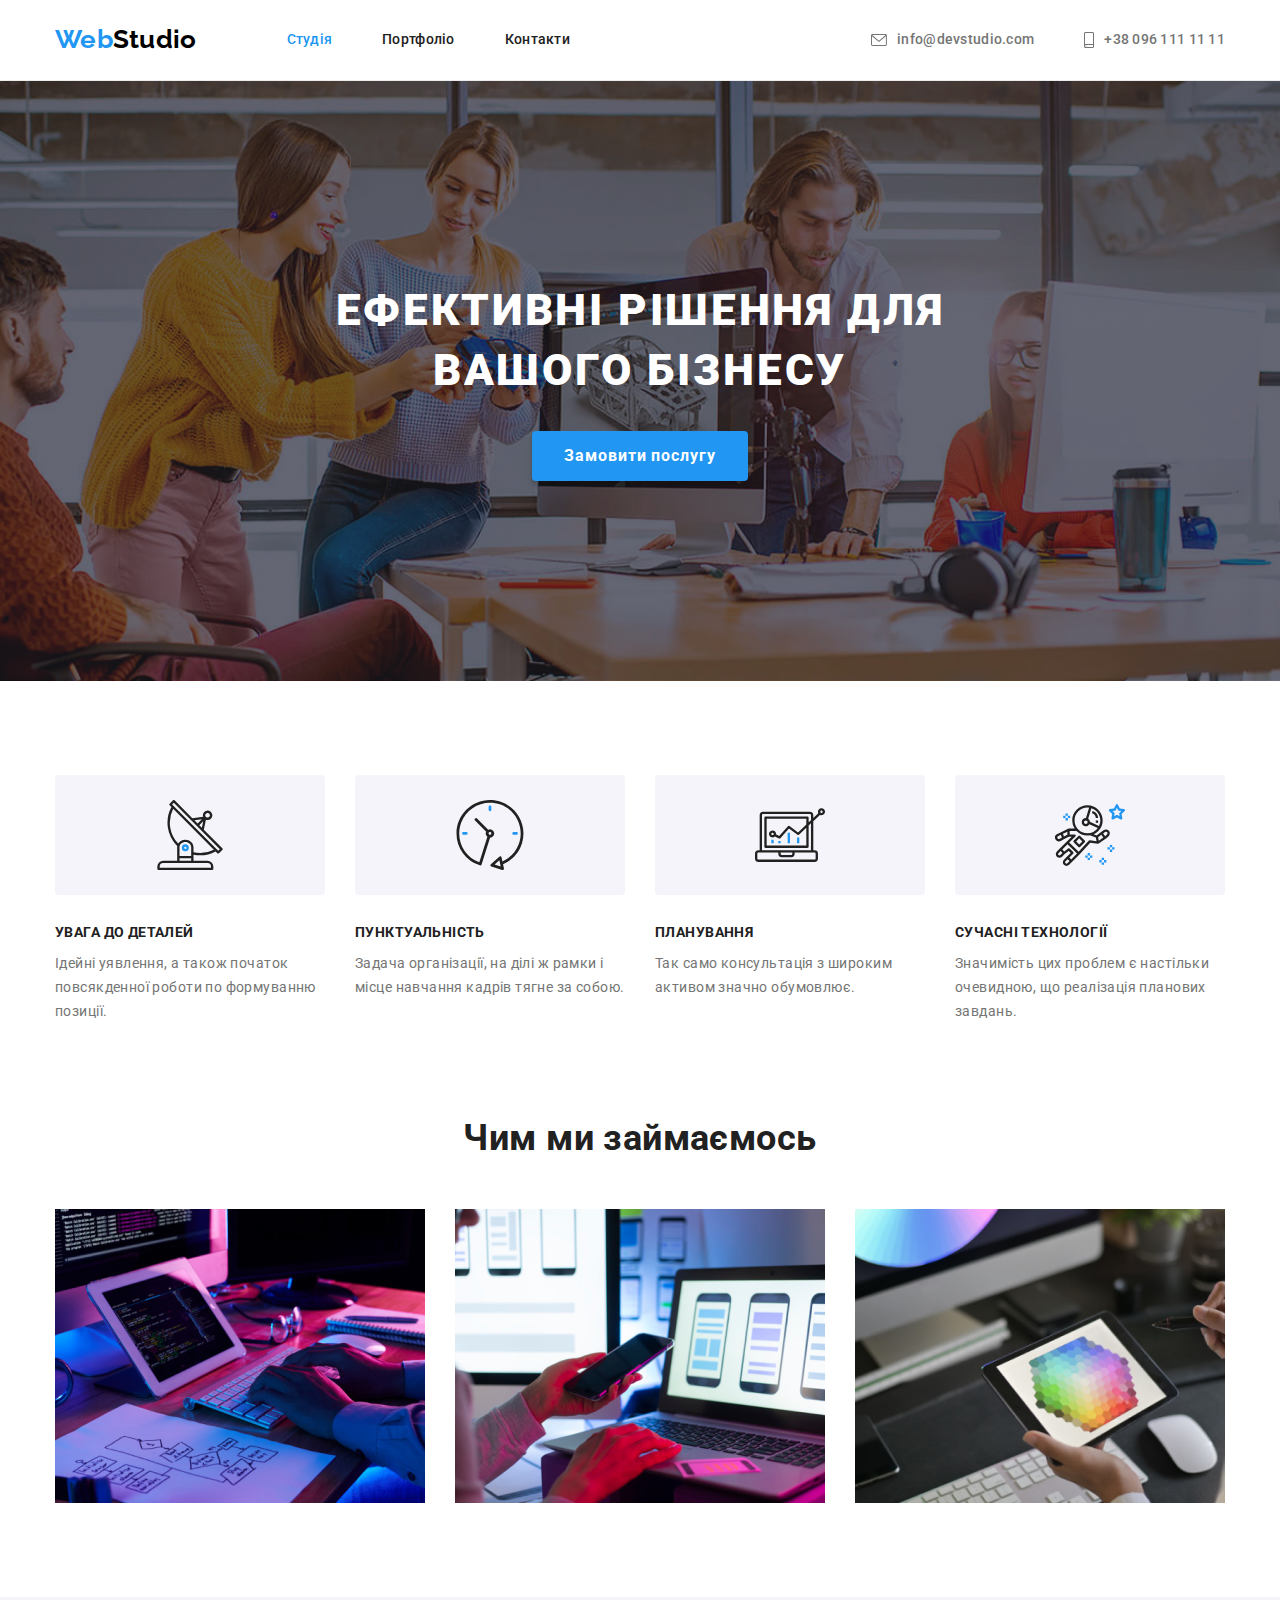
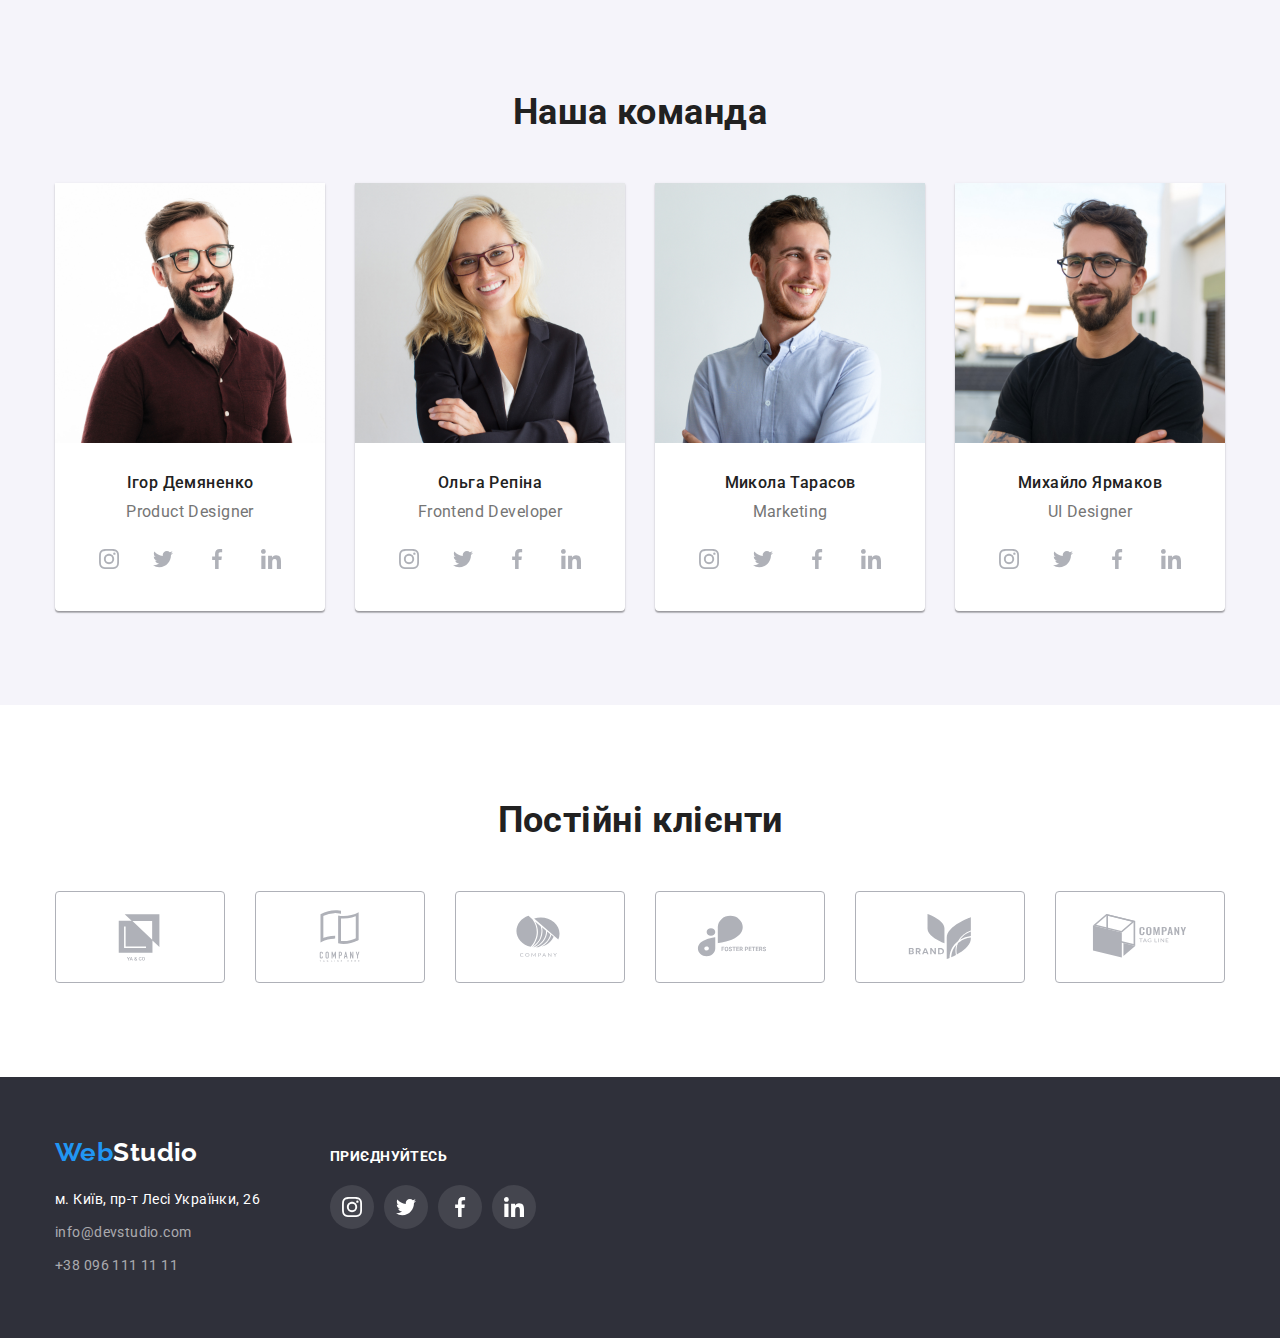
<file: index.html>
<!DOCTYPE html>
<html lang="uk">
  <head>
    <meta charset="UTF-8" />
    <meta http-equiv="X-UA-Compatible" content="IE=edge" />
    <meta name="viewport" content="width=device-width, initial-scale=1.0" />
    <link
      rel="stylesheet"
      href="https://cdnjs.cloudflare.com/ajax/libs/modern-normalize/1.0.0/modern-normalize.min.css"
    />
    <link rel="preconnect" href="https://fonts.googleapis.com" />
    <link rel="preconnect" href="https://fonts.gstatic.com" crossorigin />
    <link
      href="https://fonts.googleapis.com/css2?family=Raleway:wght@700&family=Roboto:wght@400;500;700;900&display=swap"
      rel="stylesheet"
    />
    <link rel="stylesheet" href="./css/styles.css" />
    <title>Document</title>
  </head>
  <body>
    <header class="header">
      <div class="container header-container">
        <nav class="nav-bar">
          <a href="#" class="header-title-link"
            ><span class="text-blue">Web</span>Studio</a
          >
          <ul class="nav-bar-list">
            <li class="nav-bar-list-item">
              <a href="./index.html" class="nav-bar-link current-page"
                >Студія</a
              >
            </li>
            <li class="nav-bar-list-item">
              <a href="./portfolio.html" class="nav-bar-link">Портфоліо</a>
            </li>
            <li class="nav-bar-list-item">
              <a href="#contacts" class="nav-bar-link">Контакти</a>
            </li>
          </ul>
        </nav>
        <ul class="header-contacts-list">
          <li class="header-contacts-item">
            <a
              class="header-contacts-link header-email-link"
              href="mailto:info@devstudio.com"
            >
              <svg class="header-contacts-icon" width="16" height="12">
                <use href="./images/sprite.svg#icon-envelope"></use>
              </svg>
              info@devstudio.com</a
            >
          </li>
          <li class="header-contacts-item">
            <a
              class="header-contacts-link header-phone-link"
              href="tel:+380961111111"
            >
              <svg class="header-contacts-icon" width="10" height="16">
                <use href="./images/sprite.svg#icon-smartphone"></use>
              </svg>
              +38 096 111 11 11</a
            >
          </li>
        </ul>
      </div>
    </header>

    <main>
      <section class="hero">
        <div class="container hero-container">
          <h1 class="hero-title">ЕФЕКТИВНІ РІШЕННЯ ДЛЯ ВАШОГО БІЗНЕСУ</h1>
          <button class="hero-order-button" type="button">
            Замовити послугу
          </button>
        </div>
      </section>
      <section class="section">
        <div class="container">
          <h2 class="section-title visualy-hidden">Наші переваги</h2>
          <ul class="advantages-list">
            <li class="advantages-list-item">
              <div class="advantages-icon-container">
                <svg class="advantages-icon" width="70" height="70">
                  <use href="./images/sprite.svg#icon-antenna"></use>
                </svg>
              </div>
              <h3 class="advantages-list-item-title">Увага до деталей</h3>
              <p class="advantages-list-item-text">
                Ідейні уявлення, а також початок повсякденної роботи по
                формуванню позиції.
              </p>
            </li>
            <li class="advantages-list-item">
              <div class="advantages-icon-container">
                <svg class="advantages-icon" width="70" height="70">
                  <use href="./images/sprite.svg#icon-clock"></use>
                </svg>
              </div>
              <h3 class="advantages-list-item-title">Пунктуальність</h3>
              <p class="advantages-list-item-text">
                Задача організації, на ділі ж рамки і місце навчання кадрів
                тягне за собою.
              </p>
            </li>
            <li class="advantages-list-item">
              <div class="advantages-icon-container">
                <svg class="advantages-icon" width="70" height="70">
                  <use href="./images/sprite.svg#icon-diagram"></use>
                </svg>
              </div>

              <h3 class="advantages-list-item-title">Планування</h3>
              <p class="advantages-list-item-text">
                Так само консультація з широким активом значно обумовлює.
              </p>
            </li>
            <li class="advantages-list-item">
              <div class="advantages-icon-container">
                <svg class="advantages-icon" width="70" height="70">
                  <use href="./images/sprite.svg#icon-astronaut"></use>
                </svg>
              </div>

              <h3 class="advantages-list-item-title">Сучасні технології</h3>
              <p class="advantages-list-item-text">
                Значимість цих проблем є настільки очевидною, що реалізація
                планових завдань.
              </p>
            </li>
          </ul>
        </div>
      </section>
      <section class="section work-img-section">
        <div class="container">
          <h2 class="section-title">Чим ми займаємось</h2>
          <ul class="work-img-list">
            <li class="work-img-item">
              <img
                src="./images/img1.png"
                alt="what we're doing 1"
                width="370"
                height="294"
              />
            </li>
            <li class="work-img-item">
              <img
                src="./images/img2.png"
                alt="what we're doing 2"
                width="370"
                height="294"
              />
            </li>
            <li class="work-img-item">
              <img
                src="./images/img3.png"
                alt="what we're doing 3"
                width="370"
                height="294"
              />
            </li>
          </ul>
        </div>
      </section>
      <section class="section team-section">
        <div class="container">
          <h2 class="section-title">Наша команда</h2>
          <ul class="team-list">
            <li class="team-list-item">
              <img
                src="./images/team_member1.jpg"
                alt="team member 1 photo"
                width="270"
                height="260"
              />
              <h3 class="team-member-name">Ігор Демяненко</h3>
              <p class="team-member-role">Product Designer</p>
              <ul class="social-list team-socials-list">
                <li class="social-list-item">
                  <a class="social-link" href="">
                    <svg class="social-icon" width="20" height="20">
                      <use href="./images/sprite.svg#icon-instagram"></use>
                    </svg>
                  </a>
                </li>
                <li class="social-list-item">
                  <a class="social-link" href="">
                    <svg class="social-icon" width="20" height="20">
                      <use href="./images/sprite.svg#icon-twitter"></use>
                    </svg>
                  </a>
                </li>
                <li class="social-list-item">
                  <a class="social-link" href="">
                    <svg class="social-icon" width="20" height="20">
                      <use href="./images/sprite.svg#icon-facebook"></use>
                    </svg>
                  </a>
                </li>
                <li class="social-list-item">
                  <a class="social-link" href="">
                    <svg class="social-icon" width="20" height="20">
                      <use href="./images/sprite.svg#icon-linkedin"></use>
                    </svg>
                  </a>
                </li>
              </ul>
            </li>
            <li class="team-list-item">
              <img
                src="./images/team_member2.jpg"
                alt="team member 2 photo"
                width="270"
                height="260"
              />
              <h3 class="team-member-name">Ольга Репіна</h3>
              <p class="team-member-role">Frontend Developer</p>
              <ul class="social-list team-socials-list">
                <li class="social-list-item">
                  <a class="social-link" href="">
                    <svg class="social-icon" width="20" height="20">
                      <use href="./images/sprite.svg#icon-instagram"></use>
                    </svg>
                  </a>
                </li>
                <li class="social-list-item">
                  <a class="social-link" href="">
                    <svg class="social-icon" width="20" height="20">
                      <use href="./images/sprite.svg#icon-twitter"></use>
                    </svg>
                  </a>
                </li>
                <li class="social-list-item">
                  <a class="social-link" href="">
                    <svg class="social-icon" width="20" height="20">
                      <use href="./images/sprite.svg#icon-facebook"></use>
                    </svg>
                  </a>
                </li>
                <li class="social-list-item">
                  <a class="social-link" href="">
                    <svg class="social-icon" width="20" height="20">
                      <use href="./images/sprite.svg#icon-linkedin"></use>
                    </svg>
                  </a>
                </li>
              </ul>
            </li>
            <li class="team-list-item">
              <img
                src="./images/team_member3.jpg"
                alt="team member 3 photo"
                width="270"
                height="260"
              />
              <h3 class="team-member-name">Микола Тарасов</h3>
              <p class="team-member-role">Marketing</p>
              <ul class="social-list team-socials-list">
                <li class="social-list-item">
                  <a class="social-link" href="">
                    <svg class="social-icon" width="20" height="20">
                      <use href="./images/sprite.svg#icon-instagram"></use>
                    </svg>
                  </a>
                </li>
                <li class="social-list-item">
                  <a class="social-link" href="">
                    <svg class="social-icon" width="20" height="20">
                      <use href="./images/sprite.svg#icon-twitter"></use>
                    </svg>
                  </a>
                </li>
                <li class="social-list-item">
                  <a class="social-link" href="">
                    <svg class="social-icon" width="20" height="20">
                      <use href="./images/sprite.svg#icon-facebook"></use>
                    </svg>
                  </a>
                </li>
                <li class="social-list-item">
                  <a class="social-link" href="">
                    <svg class="social-icon" width="20" height="20">
                      <use href="./images/sprite.svg#icon-linkedin"></use>
                    </svg>
                  </a>
                </li>
              </ul>
            </li>
            <li class="team-list-item">
              <img
                src="./images/team_member4.jpg"
                alt="team member 4 photo"
                width="270"
                height="260"
              />
              <h3 class="team-member-name">Михайло Ярмаков</h3>
              <p class="team-member-role">UI Designer</p>
              <ul class="social-list team-socials-list">
                <li class="social-list-item">
                  <a class="social-link" href="">
                    <svg class="social-icon" width="20" height="20">
                      <use href="./images/sprite.svg#icon-instagram"></use>
                    </svg>
                  </a>
                </li>
                <li class="social-list-item">
                  <a class="social-link" href="">
                    <svg class="social-icon" width="20" height="20">
                      <use href="./images/sprite.svg#icon-twitter"></use>
                    </svg>
                  </a>
                </li>
                <li class="social-list-item">
                  <a class="social-link" href="">
                    <svg class="social-icon" width="20" height="20">
                      <use href="./images/sprite.svg#icon-facebook"></use>
                    </svg>
                  </a>
                </li>
                <li class="social-list-item">
                  <a class="social-link" href="">
                    <svg class="social-icon" width="20" height="20">
                      <use href="./images/sprite.svg#icon-linkedin"></use>
                    </svg>
                  </a>
                </li>
              </ul>
            </li>
          </ul>
        </div>
      </section>

      <section class="section">
        <div class="container">
          <h2 class="section-title">Постійні клієнти</h2>
        </div>
        <ul class="clients-list">
          <li class="clients-list-item">
            <a href="" class="clients-link">
              <svg class="social-icon" width="106" height="60">
                <use href="./images/sprite.svg#icon-company-logo-1"></use>
              </svg>
            </a>
          </li>
          <li class="clients-list-item">
            <a href="" class="clients-link">
              <svg class="social-icon" width="106" height="60">
                <use href="./images/sprite.svg#icon-company-logo-2"></use>
              </svg>
            </a>
          </li>
          <li class="clients-list-item">
            <a href="" class="clients-link">
              <svg class="social-icon" width="106" height="60">
                <use href="./images/sprite.svg#icon-company-logo-3"></use>
              </svg>
            </a>
          </li>
          <li class="clients-list-item">
            <a href="" class="clients-link">
              <svg class="social-icon" width="106" height="60">
                <use href="./images/sprite.svg#icon-company-logo-4"></use>
              </svg>
            </a>
          </li>
          <li class="clients-list-item">
            <a href="" class="clients-link">
              <svg class="social-icon" width="106" height="60">
                <use href="./images/sprite.svg#icon-company-logo-5"></use>
              </svg>
            </a>
          </li>
          <li class="clients-list-item">
            <a href="" class="clients-link">
              <svg class="social-icon" width="106" height="60">
                <use href="./images/sprite.svg#icon-company-logo-6"></use>
              </svg>
            </a>
          </li>
        </ul>
      </section>
    </main>
    <footer class="footer">
      <div class="container footer-container">
        <div>
          <a href="#" class="footer-title-link"
            ><span class="text-blue">Web</span>Studio</a
          >
          <address>
            <ul class="footer-address-list">
              <li class="footer-address-item">
                <p class="footer-address">м. Київ, пр-т Лесі Українки, 26</p>
              </li>
              <li class="footer-address-item">
                <a class="footer-link" href="mailto:info@devstudio.com"
                  >info@devstudio.com</a
                >
              </li>
              <li class="footer-address-item">
                <a class="footer-link" href="tel:+380961111111"
                  >+38 096 111 11 11</a
                >
              </li>
            </ul>
          </address>
        </div>
        <div class="footer-socials">
          <p class="footer-socials-title">Приєднуйтесь</p>
          <ul class="social-list">
            <li class="social-list-item">
              <a class="social-link footer-social-link" href="">
                <svg class="social-icon" width="20" height="20">
                  <use href="./images/sprite.svg#icon-instagram"></use>
                </svg>
              </a>
            </li>
            <li class="social-list-item">
              <a class="social-link footer-social-link" href="">
                <svg class="social-icon" width="20" height="20">
                  <use href="./images/sprite.svg#icon-twitter"></use>
                </svg>
              </a>
            </li>
            <li class="social-list-item">
              <a class="social-link footer-social-link" href="">
                <svg class="social-icon" width="20" height="20">
                  <use href="./images/sprite.svg#icon-facebook"></use>
                </svg>
              </a>
            </li>
            <li class="social-list-item">
              <a class="social-link footer-social-link" href="">
                <svg class="social-icon" width="20" height="20">
                  <use href="./images/sprite.svg#icon-linkedin"></use>
                </svg>
              </a>
            </li>
          </ul>
        </div>
      </div>
    </footer>
  </body>
</html>
</file>
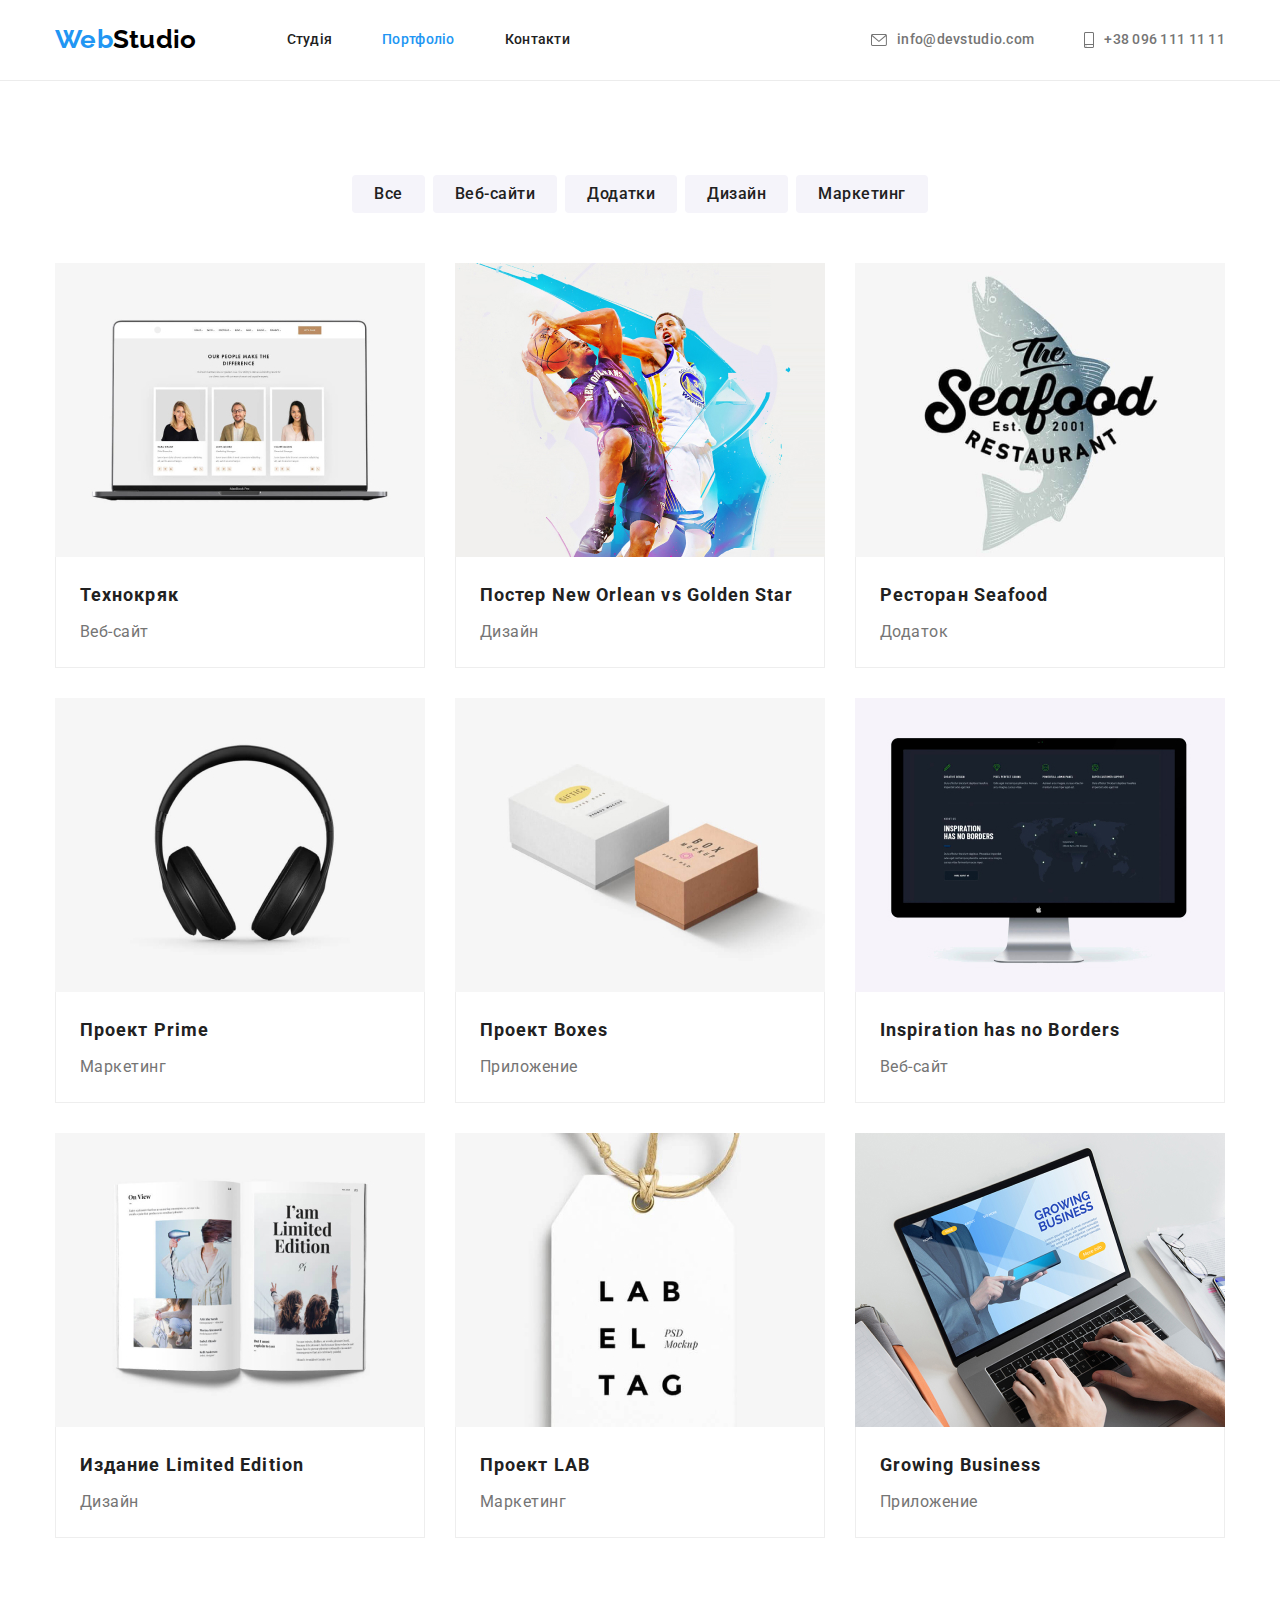
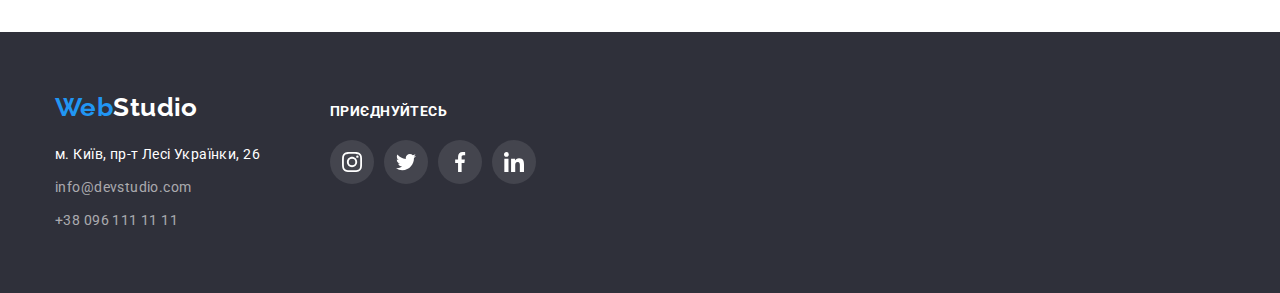
<file: portfolio.html>
<!DOCTYPE html>
<html lang="uk">
  <head>
    <meta charset="UTF-8" />
    <meta http-equiv="X-UA-Compatible" content="IE=edge" />
    <meta name="viewport" content="width=device-width, initial-scale=1.0" />
    <link
      rel="stylesheet"
      href="https://cdnjs.cloudflare.com/ajax/libs/modern-normalize/1.0.0/modern-normalize.min.css"
    />
    <link rel="preconnect" href="https://fonts.googleapis.com" />
    <link rel="preconnect" href="https://fonts.gstatic.com" crossorigin />
    <link
      href="https://fonts.googleapis.com/css2?family=Raleway:wght@700&family=Roboto:wght@400;500;700;900&display=swap"
      rel="stylesheet"
    />
    <link rel="stylesheet" href="./css/styles.css" />
    <title>Document</title>
  </head>
  <body>
    <header class="header">
      <div class="container header-container">
        <nav class="nav-bar">
          <a href="#" class="header-title-link"
            ><span class="text-blue">Web</span>Studio</a
          >
          <ul class="nav-bar-list">
            <li class="nav-bar-list-item">
              <a href="./index.html" class="nav-bar-link"
                >Студія</a
              >
            </li>
            <li class="nav-bar-list-item">
              <a href="./portfolio.html" class="nav-bar-link current-page">Портфоліо</a>
            </li>
            <li class="nav-bar-list-item">
              <a href="#contacts" class="nav-bar-link">Контакти</a>
            </li>
          </ul>
        </nav>
        <ul class="header-contacts-list">
          <li class="header-contacts-item">
            <a
              class="header-contacts-link header-email-link"
              href="mailto:info@devstudio.com"
            >
              <svg class="header-contacts-icon" width="16" height="12">
                <use href="./images/sprite.svg#icon-envelope"></use>
              </svg>
              info@devstudio.com</a
            >
          </li>
          <li class="header-contacts-item">
            <a
              class="header-contacts-link header-phone-link"
              href="tel:+380961111111"
            >
              <svg class="header-contacts-icon" width="10" height="16">
                <use href="./images/sprite.svg#icon-smartphone"></use>
              </svg>
              +38 096 111 11 11</a
            >
          </li>
        </ul>
      </div>
    </header>
    <main>
      <section class="section">
        <div class="container">
          <h1 class="section-title visualy-hidden">Наші проєкти</h1>
          <ul class="filters-list">
            <li class="filter-list-item">
              <button type="button" class="filter-button">Все</button>
            </li>
            <li class="filter-list-item">
              <button type="button" class="filter-button">Веб-сайти</button>
            </li>
            <li class="filter-list-item">
              <button type="button" class="filter-button">Додатки</button>
            </li>
            <li class="filter-list-item">
              <button type="button" class="filter-button">Дизайн</button>
            </li>
            <li class="filter-list-item">
              <button type="button" class="filter-button">Маркетинг</button>
            </li>
          </ul>
          <ul class="projects-list">
            <li class="projects-list-item">
              <a class="project-item-link" href="#">
                <img
                  src="./images/imgproject1.jpg"
                  alt="project image"
                  width="370"
                  height="294"
                />
                <div class="projects-card-footer">
                  <h2 class="project-name">Технокряк</h2>
                  <p class="project-type">Веб-сайт</p>
                </div>
              </a>
            </li>
            <li class="projects-list-item">
              <a class="project-item-link" href="#">
                <img
                  src="./images/imgproject2.jpg"
                  alt="project image"
                  width="370"
                  height="294"
                />
                <div class="projects-card-footer">
                  <h2 class="project-name">Постер New Orlean vs Golden Star</h2>
                  <p class="project-type">Дизайн</p>
                </div>
              </a>
            </li>
            <li class="projects-list-item">
              <a class="project-item-link" href="#">
                <img
                  src="./images/imgproject3.jpg"
                  alt="project image"
                  width="370"
                  height="294"
                />
                <div class="projects-card-footer">
                  <h2 class="project-name">Ресторан Seafood</h2>
                  <p class="project-type">Додаток</p>
                </div>
              </a>
            </li>
            <li class="projects-list-item">
              <a class="project-item-link" href="#"
                ><img
                  src="./images/imgproject4.jpg"
                  alt="project image"
                  width="370"
                  height="294"
                />
                <div class="projects-card-footer">
                  <h2 class="project-name">Проект Prime</h2>
                  <p class="project-type">Маркетинг</p>
                </div>
              </a>
            </li>
            <li class="projects-list-item">
              <a class="project-item-link" href="#"
                ><img
                  src="./images/imgproject5.jpg"
                  alt="project image"
                  width="370"
                  height="294"
                />
                <div class="projects-card-footer">
                  <h2 class="project-name">Проект Boxes</h2>
                  <p class="project-type">Приложение</p>
                </div>
              </a>
            </li>
            <li class="projects-list-item">
              <a class="project-item-link" href="#"
                ><img
                  src="./images/imgproject6.jpg"
                  alt="project image"
                  width="370"
                  height="294"
                />
                <div class="projects-card-footer">
                  <h2 class="project-name">Inspiration has no Borders</h2>
                  <p class="project-type">Веб-сайт</p>
                </div>
              </a>
            </li>
            <li class="projects-list-item">
              <a class="project-item-link" href="#"
                ><img
                  src="./images/imgproject7.jpg"
                  alt="project image"
                  width="370"
                  height="294"
                />
                <div class="projects-card-footer">
                  <h2 class="project-name">Издание Limited Edition</h2>
                  <p class="project-type">Дизайн</p>
                </div>
              </a>
            </li>
            <li class="projects-list-item">
              <a class="project-item-link" href="#"
                ><img
                  src="./images/imgproject8.jpg"
                  alt="project image"
                  width="370"
                  height="294"
                />
                <div class="projects-card-footer">
                  <h2 class="project-name">Проект LAB</h2>
                  <p class="project-type">Маркетинг</p>
                </div>
              </a>
            </li>
            <li class="projects-list-item">
              <a class="project-item-link" href="#"
                ><img
                  src="./images/imgproject9.jpg"
                  alt="project image"
                  width="370"
                  height="294"
                />
                <div class="projects-card-footer">
                  <h2 class="project-name">Growing Business</h2>
                  <p class="project-type">Приложение</p>
                </div>
              </a>
            </li>
          </ul>
        </div>
      </section>
    </main>
    <footer class="footer">
      <div class="container footer-container">
        <div>
          <a href="#" class="footer-title-link"
            ><span class="text-blue">Web</span>Studio</a
          >
          <address>
            <ul class="footer-address-list">
              <li class="footer-address-item">
                <p class="footer-address">м. Київ, пр-т Лесі Українки, 26</p>
              </li>
              <li class="footer-address-item">
                <a class="footer-link" href="mailto:info@devstudio.com"
                  >info@devstudio.com</a
                >
              </li>
              <li class="footer-address-item">
                <a class="footer-link" href="tel:+380961111111"
                  >+38 096 111 11 11</a
                >
              </li>
            </ul>
          </address>
        </div>
        <div class="footer-socials">
          <p class="footer-socials-title">Приєднуйтесь</p>
          <ul class="social-list">
            <li class="social-list-item">
              <a class="social-link footer-social-link" href="">
                <svg class="social-icon" width="20" height="20">
                  <use href="./images/sprite.svg#icon-instagram"></use>
                </svg>
              </a>
            </li>
            <li class="social-list-item">
              <a class="social-link footer-social-link" href="">
                <svg class="social-icon" width="20" height="20">
                  <use href="./images/sprite.svg#icon-twitter"></use>
                </svg>
              </a>
            </li>
            <li class="social-list-item">
              <a class="social-link footer-social-link" href="">
                <svg class="social-icon" width="20" height="20">
                  <use href="./images/sprite.svg#icon-facebook"></use>
                </svg>
              </a>
            </li>
            <li class="social-list-item">
              <a class="social-link footer-social-link" href="">
                <svg class="social-icon" width="20" height="20">
                  <use href="./images/sprite.svg#icon-linkedin"></use>
                </svg>
              </a>
            </li>
          </ul>
        </div>
      </div>
    </footer>
  </body>
</html>
</file>
<file: css/styles.css>
:root {
  --main-font: "Roboto";
  --seondary-font: "Raleway";
  --main-color: #212121;
  --secondary-color: #757575;
  --action-background: #2196f3;
  --action-color: #ffffff;
  --main-background-color: #ffffff;
  --main-font-size: 14px;
  --main-letter-spacing: 0.03em;
  --title-font-weight: 700;
  --site-title-color: #000000;
  --hero-background: #2f303a;
  --hero-action-background: #188ce8;
  --hero-shadow-color: rgba(0, 0, 0, 0.15);
  --advantages-background: #e5e5e5;
  --secondary-background: #f5f4fa;
  --card-border-color: #eeeeee;
  --footer-color: #ffffff;
  --header-border-color: #ececec;
  --icon-fill: #afb1b8;
}

body {
  font-family: var(--main-font);
  letter-spacing: var(--main-letter-spacing);
  background: var(--main-background-color);
  font-size: var(--main-font-size);
  color: var(--main-color);
}

ul {
  padding: 0;
}

li {
  list-style: none;
}

ul,
p,
h1,
h2,
h3,
h4,
h5,
h6 {
  margin: 0;
  padding: 0;
}

button {
  cursor: pointer;
}

img {
  display: block;
  max-width: 100%;
  height: auto;
}

.section {
  padding-top: 94px;
  padding-bottom: 94px;
}

.container {
  width: 1200px;
  padding-left: 15px;
  padding-right: 15px;
  margin: 0 auto;
}

.section-title {
  text-align: center;
  margin-bottom: 50px;
  font-size: 36px;
  line-height: 1.17;
  font-weight: var(--title-font-weight);
}

.visualy-hidden {
  position: absolute;
  width: 1px;
  height: 1px;
  margin: -1px;
  border: 0;
  padding: 0;
  white-space: nowrap;
  clip-path: inset(100%);
  clip: rect(0 0 0 0);
  overflow: hidden;
}

/* header (start) */

.header {
  display: flex;
  justify-content: center;
  font-weight: 500;
  letter-spacing: 0.02em;
  line-height: 1.14;
  border-bottom: 1px solid var(--header-border-color);
}

.header-container {
  display: flex;
  align-items: center;
}

.nav-bar {
  display: flex;
  align-items: center;
}

.header-title-link {
  padding-top: 24px;
  padding-bottom: 25px;
  text-decoration: none;
  font-family: var(--seondary-font);
  font-size: 26px;
  line-height: 1.19;
  color: var(--site-title-color);
  font-weight: var(--title-font-weight);
}

.text-blue {
  color: var(--action-background);
}

.nav-bar-list {
  margin-left: 90px;
  display: flex;
}

.nav-bar-list-item:not(:last-child) {
  margin-right: 50px;
}

.nav-bar-link {
  padding-top: 32px;
  padding-bottom: 32px;
  text-decoration: none;
  font-weight: 500;
  letter-spacing: 0.02em;
  color: inherit;
}

.current-page {
  color: var(--action-background);
}

.header-contacts-list {
  display: flex;
  margin-left: auto;
}

.header-contacts-link {
  padding-top: 32px;
  padding-bottom: 32px;
  text-decoration: none;
  color: var(--secondary-color);
  display: flex;
  align-items: center;
}

.header-contacts-link:focus,
.header-contacts-link:hover,
.nav-bar-link:focus,
.nav-bar-link:hover {
  color: var(--action-background);
}

.header-contacts-link:focus .header-contacts-icon,
.header-contacts-link:hover .header-contacts-icon {
  fill: var(--action-background);
}

.header-contacts-item:not(:last-child) {
  margin-right: 50px;
}

.header-contacts-icon {
  fill: var(--secondary-color);
  margin-right: 10px;
}

/* .header-phone-link{
    
} */

/* header (end) */

/* footer (start) */

.footer {
  background: var(--hero-background);
  color: var(--footer-color);
  padding-top: 60px;
  padding-bottom: 60px;
}

.footer-container {
  display: flex;
  align-items: baseline;
}

.footer-title-link {
  font-family: var(--seondary-font);
  font-weight: var(--title-font-weight);
  text-decoration: none;
  font-size: 26px;
  line-height: 1.19;
  color: inherit;
}

.footer-address-list {
  margin-top: 20px;
}

.footer-address {
  margin: 0;
  font-style: normal;
  line-height: 1.71;
}

.footer-link {
  text-decoration: none;
  font-style: normal;
  line-height: 1.71;
  color: rgba(255, 255, 255, 0.6);
}

.footer-address-item:not(:last-child) {
  margin-bottom: 9px;
}

.footer-socials {
  margin-left: 70px;
}

.footer-socials-title {
  font-size: var(--main-font-size);
  font-weight: var(--title-font-weight);
  line-height: 1.14;
  letter-spacing: var(--main-letter-spacing);
  text-transform: uppercase;
  margin-bottom: 20px;
}

.social-list {
  display: flex;
  justify-content: center;
  margin-left: -10px;
}

.social-list-item {
  width: 44px;
  height: 44px;
  margin-left: 10px;
}

.social-link {
  display: flex;
  justify-content: center;
  align-items: center;
  width: 100%;
  height: 100%;
  border-radius: 50%;
}

.footer-social-link {
  background: rgba(255, 255, 255, 0.1);
}

.footer-social-link .social-icon {
  fill: var(--main-background-color);
}

.social-link:hover,
.social-link:focus {
  background-color: var(--action-background);
}

.social-link:hover .social-icon,
.social-link:focus .social-icon {
  fill: var(--action-color);
}

.social-icon {
  fill: var(--icon-fill);
}

/* footer (end) */

/* hero (start) */

.hero {
  background-image: linear-gradient(rgba(47, 48, 58, 0.4), rgba(47, 48, 58, 0.4)),
    url("../images/hero_img.jpg");
  background-repeat: no-repeat;
  background-position: center center;
  background-size: auto;
  background-color: var(--hero-background);
  color: var(--action-color);
  padding-top: 200px;
  padding-bottom: 200px;
  text-align: center;
  max-width: 1600px;
  margin: 0 auto;
}

.hero-container {
  flex-direction: column;
}

.hero-title {
  max-width: 700px;
  font-weight: 900;
  font-size: 44px;
  line-height: 1.36;
  text-align: center;
  letter-spacing: 0.06em;
  text-transform: uppercase;
  margin: 0 auto;
}

.hero-order-button {
  margin-top: 30px;
  padding: 10px 32px;
  letter-spacing: 0.06em;
  border: none;
  font-family: inherit;
  font-size: 16px;
  line-height: 1.87;
  font-weight: var(--title-font-weight);
  background: var(--action-background);
  box-shadow: 0px 4px 4px var(--hero-shadow-color);
  border-radius: 4px;
  color: var(--action-color);
}

.hero-order-button:focus,
.hero-order-button:hover {
  background: var(--hero-action-background);
}

/* hero (end) */

/* advantages (start) */

.advantages {
  background-color: var(--advantages-background);
}

.advantages-list {
  display: flex;
}

.advantages-list-item {
  flex-basis: calc((100% - 90px) / 4);
}

.advantages-list-item:not(:last-child) {
  margin-right: 30px;
}

.advantages-list-item-title {
  margin-bottom: 10px;
  font-size: inherit;
  line-height: 1.14;
  text-transform: uppercase;
  color: var(--main-color);
  font-weight: var(--title-font-weight);
}

.advantages-list-item-text {
  line-height: 1.72;
  color: var(--secondary-color);
}

.advantages-icon-container {
  width: 100%;
  height: 120px;
  background-color: #f5f4fa;
  border-radius: 4px;
  display: flex;
  justify-content: center;
  align-items: center;
  margin-bottom: 30px;
}

/* advantages (end) */

/* our work (start)  */
.work-img-section {
  padding-top: 0;
}

.work-img-list {
  display: flex;
  flex-wrap: wrap;
  margin-left: -30px;
}

.work-img-item {
  flex-basis: calc((100% - 90px) / 3);
  margin-left: 30px;
}

/* our work (end) */

/* team start */
.team-section {
  background: var(--secondary-background);
}

.team-list {
  display: flex;
  flex-direction: row;
  justify-content: center;
  flex-wrap: wrap;
  margin-left: -30px;
}

.team-list-item {
  margin-left: 30px;
  background: var(--main-background-color);
  box-shadow: 0px 1px 3px rgba(0, 0, 0, 0.12), 0px 1px 1px rgba(0, 0, 0, 0.14),
    0px 2px 1px rgba(0, 0, 0, 0.2);
  border-radius: 0px 0px 4px 4px;
}

.team-member-name {
  margin-top: 30px;
  font-weight: 500;
  font-size: 16px;
  line-height: 1.19;
  text-align: center;
}

.team-member-role {
  margin-top: 10px;
  margin-bottom: 16px;
  font-size: 16px;
  line-height: 1.19;
  text-align: center;
  color: var(--secondary-color);
}

.team-socials-list{
  margin-bottom: 30px;
}

/* team (end) */

/* clients (start) */
.clients-list {
  display: flex;
  justify-content: center;
  margin-left: -30px;
}

.clients-list-item {
  width: 170px;
  height: 92px;
  margin-left: 30px;
}

.clients-link {
  display: flex;
  justify-content: center;
  align-items: center;
  width: 100%;
  height: 100%;
  border: 1px solid var(--icon-fill);
  border-radius: 4px;

}

.clients-link:hover,
.clients-link:focus {
  border-color: var(--action-background);
}

.clients-link:hover .social-icon,
.clients-link:focus .social-icon {
  fill: var(--action-background);
}

/* clients (end) */

/* projects (start) */

.filters-list {
  display: flex;
  justify-content: center;
  flex-wrap: wrap;
  margin-left: -8px;
  margin-bottom: 50px;
}

.filter-list-item {
  margin-left: 8px;
}

.filter-button {
  padding: 6px 22px;
  background: var(--secondary-background);
  border: none;
  border-radius: 4px;
  font-family: var(--main-font);
  font-weight: 500;
  font-size: 16px;
  line-height: 1.62;
  text-align: center;
  letter-spacing: 0.03em;
  color: inherit;
}

.filter-button:focus,
.filter-button:hover {
  color: var(--action-color);
  background: var(--action-background);
  box-shadow: 0px 3px 1px rgba(0, 0, 0, 0.1), 0px 1px 2px rgba(0, 0, 0, 0.08),
    0px 2px 2px rgba(0, 0, 0, 0.12);
}

.projects-list {
  display: flex;
  justify-content: flex-start;
  flex-wrap: wrap;
  margin-left: -30px;
  margin-top: -30px;
}

.projects-list-item {
  display: flex;
  justify-content: center;
  background: var(--main-background-color);
  margin-left: 30px;
  margin-top: 30px;
  width: calc((100% - 90px) / 3);
}

.project-item-link {
  text-decoration: none;
  color: inherit;
  font-size: 0;
}

.project-item-link:hover {
  box-shadow: 0px 1px 1px rgba(0, 0, 0, 0.12), 0px 4px 4px rgba(0, 0, 0, 0.06),
    1px 4px 6px rgba(0, 0, 0, 0.16);
}

.projects-card-footer {
  padding: 20px 24px;
  border: 1px solid var(--card-border-color);
  border-top: none;
}

.project-name {
  font-weight: var(--title-font-weight);
  font-size: 18px;
  line-height: 2;
  letter-spacing: 0.06em;
  margin-bottom: 4px;
}

.project-type {
  font-size: 16px;
  line-height: 1.88;
  letter-spacing: 0.03em;
  color: var(--secondary-color);
}
/* projects (end) */
</file>
